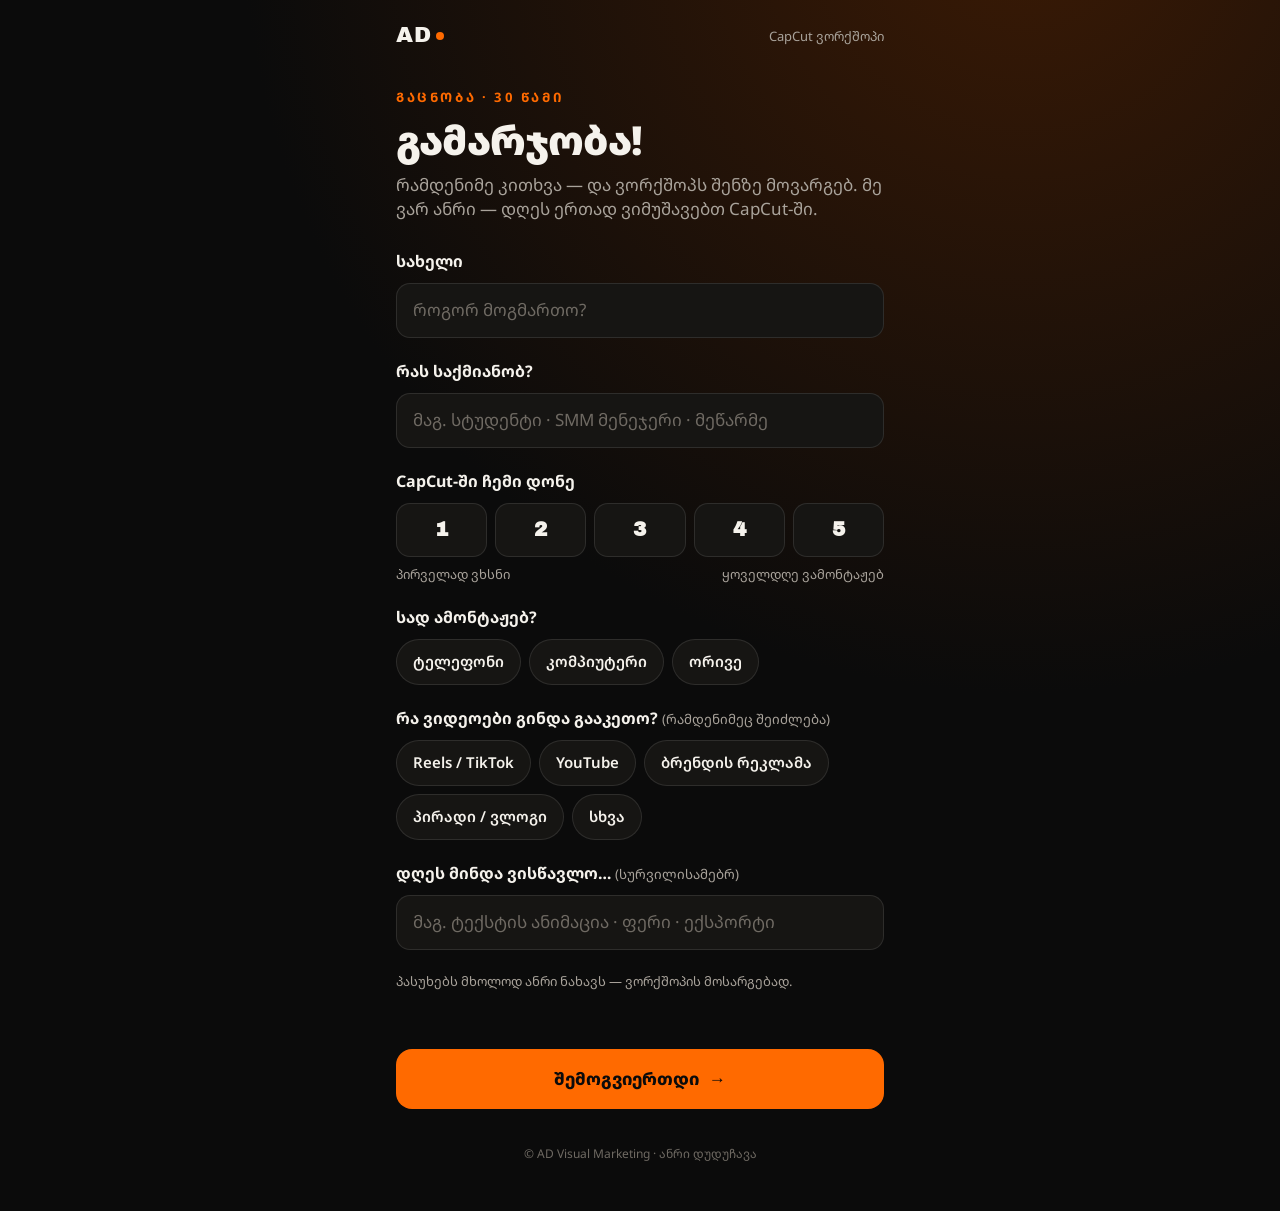
<file: capcut/index.html>
<!DOCTYPE html>
<html lang="ka">
<head>
    <meta charset="UTF-8">
    <meta name="viewport" content="width=device-width, initial-scale=1.0">
    <title>CapCut ვორქშოპი · გაცნობა | AD Visual Marketing</title>
    <meta name="description" content="CapCut ვორქშოპი ანრი დუდუჩავასთან — 30-წამიანი გაცნობის ფორმა.">
    <meta name="robots" content="noindex">
    <meta name="theme-color" content="#0B0B0B">
    <link rel="icon" type="image/svg+xml" href="data:image/svg+xml,<svg xmlns='http://www.w3.org/2000/svg' viewBox='0 0 32 32'><rect width='32' height='32' rx='6' fill='%230B0B0B'/><text x='4' y='24' font-family='Arial Black' font-size='20' fill='%23FF6A00' font-weight='900'>AD</text></svg>">
    <link rel="preconnect" href="https://fonts.googleapis.com">
    <link rel="preconnect" href="https://fonts.gstatic.com" crossorigin>
    <link href="https://fonts.googleapis.com/css2?family=Archivo+Black&family=Noto+Sans+Georgian:wght@400..900&display=swap" rel="stylesheet">
    <style>
        *, *::before, *::after { margin: 0; padding: 0; box-sizing: border-box; }
        :root {
            --bg: #0B0B0B; --surface: #161513; --line: rgba(255,255,255,0.10);
            --text: #F5F2EC; --dim: #A9A39B; --accent: #FF6A00; --ok: #22C55E;
            --font: 'Noto Sans Georgian', Arial, sans-serif; --display: 'Archivo Black', 'Noto Sans Georgian', Arial, sans-serif;
        }
        html { -webkit-text-size-adjust: 100%; }
        body { font-family: var(--font); background: radial-gradient(circle at 80% -10%, #3A1A05 0%, var(--bg) 55%) fixed; background-color: var(--bg); color: var(--text); min-height: 100vh; line-height: 1.45; }
        .wrap { max-width: 520px; margin: 0 auto; padding: 20px 16px 48px; }
        .top { display: flex; align-items: center; justify-content: space-between; margin-bottom: 36px; }
        .logo { font-family: var(--display); font-size: 22px; letter-spacing: 0.04em; display: flex; align-items: center; gap: 4px; color: var(--text); text-decoration: none; }
        .logo i { width: 8px; height: 8px; border-radius: 50%; background: var(--accent); display: inline-block; }
        .tag { font-size: 13px; color: var(--dim); }
        .eyebrow { font-size: 13px; font-weight: 700; letter-spacing: 0.2em; color: var(--accent); margin-bottom: 12px; }
        h1 { font-size: 40px; font-weight: 900; line-height: 1.05; letter-spacing: -0.02em; margin-bottom: 12px; }
        .lead { color: var(--dim); font-size: 17px; margin-bottom: 28px; }
        form { display: flex; flex-direction: column; gap: 22px; }
        .field { display: flex; flex-direction: column; gap: 10px; }
        .label { font-size: 16px; font-weight: 700; }
        .label small { font-weight: 400; color: var(--dim); }
        input[type=text] { width: 100%; font: inherit; font-size: 17px; color: var(--text); background: var(--surface); border: 1px solid var(--line); border-radius: 14px; padding: 14px 16px; outline: none; transition: border-color .2s; }
        input[type=text]::placeholder { color: #6F6A63; }
        input[type=text]:focus { border-color: var(--accent); }
        .choices { display: flex; flex-wrap: wrap; gap: 8px; }
        .choice { position: relative; }
        .choice input { position: absolute; opacity: 0; inset: 0; cursor: pointer; }
        .choice span { display: inline-flex; align-items: center; justify-content: center; min-height: 46px; padding: 10px 16px; border: 1px solid var(--line); border-radius: 999px; background: var(--surface); font-size: 15px; font-weight: 600; color: var(--text); transition: all .15s; user-select: none; }
        .choice input:checked + span { background: var(--accent); border-color: var(--accent); color: var(--bg); }
        .choice input:focus-visible + span { outline: 2px solid var(--text); outline-offset: 2px; }
        .levels { display: grid; grid-template-columns: repeat(5, 1fr); gap: 8px; }
        .levels .choice span { width: 100%; font-family: var(--display); font-size: 20px; border-radius: 14px; min-height: 54px; }
        .scale { display: flex; justify-content: space-between; font-size: 13px; color: var(--dim); margin-top: -2px; }
        .note { font-size: 13px; color: var(--dim); }
        button { font: inherit; font-size: 17px; font-weight: 800; color: var(--bg); background: var(--accent); border: none; border-radius: 16px; padding: 18px 20px; cursor: pointer; display: flex; align-items: center; justify-content: center; gap: 10px; transition: transform .15s, opacity .15s; }
        button:active { transform: scale(0.98); }
        button[disabled] { opacity: .6; }
        .error { color: #FF8A5C; font-size: 14px; min-height: 1em; }
        .hp { position: absolute; left: -9999px; width: 1px; height: 1px; opacity: 0; }
        /* result */
        #done { display: none; }
        .ok { display: flex; align-items: center; gap: 10px; color: var(--ok); font-weight: 700; font-size: 15px; margin-bottom: 14px; }
        .idcard { position: relative; overflow: hidden; background: linear-gradient(150deg, #22201D 0%, #121110 100%); border: 1px solid var(--line); border-radius: 24px; padding: 22px; margin: 18px 0 22px; }
        .idcard::after { content: ""; position: absolute; right: -60px; top: -60px; width: 180px; height: 180px; border-radius: 50%; background: radial-gradient(circle, rgba(255,106,0,.35), rgba(255,106,0,0) 70%); }
        .idtop { display: flex; justify-content: space-between; align-items: center; font-size: 12px; letter-spacing: .18em; color: var(--dim); font-weight: 700; margin-bottom: 18px; }
        .idname { font-size: 34px; font-weight: 900; line-height: 1.05; margin-bottom: 4px; word-break: break-word; }
        .idrole { color: var(--dim); font-size: 16px; margin-bottom: 18px; }
        .bar { display: grid; grid-template-columns: repeat(5, 1fr); gap: 6px; margin: 6px 0 4px; }
        .bar i { height: 10px; border-radius: 5px; background: #34312C; }
        .bar i.on { background: var(--accent); }
        .row { display: flex; justify-content: space-between; gap: 12px; font-size: 14px; color: var(--dim); margin-top: 12px; }
        .row b { color: var(--text); font-weight: 700; text-align: right; }
        .speech { background: var(--text); color: var(--bg); border-radius: 18px; padding: 18px; font-size: 17px; font-weight: 600; line-height: 1.5; }
        .speech small { display: block; font-size: 12px; letter-spacing: .18em; font-weight: 800; color: #9A4000; margin-bottom: 8px; }
        .hint { color: var(--dim); font-size: 14px; margin-top: 12px; }
        .follow { margin-top: 28px; display: flex; gap: 10px; flex-wrap: wrap; }
        .follow a { flex: 1; min-width: 140px; text-align: center; text-decoration: none; color: var(--text); border: 1px solid var(--line); border-radius: 14px; padding: 14px; font-weight: 700; font-size: 15px; }
        .foot { margin-top: 36px; font-size: 12px; color: #6F6A63; text-align: center; }
    </style>
</head>
<body>
<div class="wrap">
    <div class="top">
        <a class="logo" href="https://akheehhe.github.io/ad-visual-marketing/">AD<i></i></a>
        <span class="tag">CapCut ვორქშოპი</span>
    </div>

    <section id="start">
        <p class="eyebrow">ᲒᲐᲪᲜᲝᲑᲐ · 30 ᲬᲐᲛᲘ</p>
        <h1>გამარჯობა!</h1>
        <p class="lead">რამდენიმე კითხვა — და ვორქშოპს შენზე მოვარგებ. მე ვარ ანრი — დღეს ერთად ვიმუშავებთ CapCut-ში.</p>

        <form id="form" novalidate>
            <input class="hp" type="text" name="_honey" tabindex="-1" autocomplete="off" aria-hidden="true">
            <label class="field">
                <span class="label">სახელი</span>
                <input type="text" name="name" id="name" autocomplete="given-name" placeholder="როგორ მოგმართო?" maxlength="40" required>
            </label>
            <label class="field">
                <span class="label">რას საქმიანობ?</span>
                <input type="text" name="role" id="role" placeholder="მაგ. სტუდენტი · SMM მენეჯერი · მეწარმე" maxlength="60">
            </label>
            <div class="field" role="radiogroup" aria-label="CapCut-ის დონე">
                <span class="label">CapCut-ში ჩემი დონე</span>
                <div class="levels">
                    <label class="choice"><input type="radio" name="level" value="1"><span>1</span></label>
                    <label class="choice"><input type="radio" name="level" value="2"><span>2</span></label>
                    <label class="choice"><input type="radio" name="level" value="3"><span>3</span></label>
                    <label class="choice"><input type="radio" name="level" value="4"><span>4</span></label>
                    <label class="choice"><input type="radio" name="level" value="5"><span>5</span></label>
                </div>
                <div class="scale"><span>პირველად ვხსნი</span><span>ყოველდღე ვამონტაჟებ</span></div>
            </div>
            <div class="field" role="radiogroup" aria-label="სად ამონტაჟებ">
                <span class="label">სად ამონტაჟებ?</span>
                <div class="choices">
                    <label class="choice"><input type="radio" name="device" value="ტელეფონი"><span>ტელეფონი</span></label>
                    <label class="choice"><input type="radio" name="device" value="კომპიუტერი"><span>კომპიუტერი</span></label>
                    <label class="choice"><input type="radio" name="device" value="ორივე"><span>ორივე</span></label>
                </div>
            </div>
            <div class="field">
                <span class="label">რა ვიდეოები გინდა გააკეთო? <small>(რამდენიმეც შეიძლება)</small></span>
                <div class="choices">
                    <label class="choice"><input type="checkbox" name="goals" value="Reels / TikTok"><span>Reels / TikTok</span></label>
                    <label class="choice"><input type="checkbox" name="goals" value="YouTube"><span>YouTube</span></label>
                    <label class="choice"><input type="checkbox" name="goals" value="ბრენდის რეკლამა"><span>ბრენდის რეკლამა</span></label>
                    <label class="choice"><input type="checkbox" name="goals" value="პირადი / ვლოგი"><span>პირადი / ვლოგი</span></label>
                    <label class="choice"><input type="checkbox" name="goals" value="სხვა"><span>სხვა</span></label>
                </div>
            </div>
            <label class="field">
                <span class="label">დღეს მინდა ვისწავლო… <small>(სურვილისამებრ)</small></span>
                <input type="text" name="learn" id="learn" placeholder="მაგ. ტექსტის ანიმაცია · ფერი · ექსპორტი" maxlength="90">
            </label>
            <p class="note">პასუხებს მხოლოდ ანრი ნახავს — ვორქშოპის მოსარგებად.</p>
            <p class="error" id="error" role="alert"></p>
            <button type="submit" id="submit">შემოგვიერთდი <span aria-hidden="true">→</span></button>
        </form>
    </section>

    <section id="done" aria-live="polite">
        <p class="ok"><svg width="20" height="20" viewBox="0 0 24 24" fill="none" aria-hidden="true"><circle cx="12" cy="12" r="11" stroke="currentColor" stroke-width="2"/><path d="M7 12.5l3.2 3.2L17 9" stroke="currentColor" stroke-width="2.4" stroke-linecap="round" stroke-linejoin="round"/></svg><span id="okText">შენ ვორქშოპზე ხარ!</span></p>
        <h1 id="hello">გამარჯობა!</h1>
        <div class="idcard">
            <div class="idtop"><span>CAPCUT ᲕᲝᲠᲥᲨᲝᲞᲘ</span><span>ᲛᲝᲜᲐᲬᲘᲚᲔ</span></div>
            <p class="idname" id="cName"></p>
            <p class="idrole" id="cRole"></p>
            <div class="row" style="margin-top:0"><span>CapCut-ის დონე</span><b id="cLevelTxt"></b></div>
            <div class="bar" id="cBar"><i></i><i></i><i></i><i></i><i></i></div>
            <div class="row"><span>ვამონტაჟებ</span><b id="cDevice"></b></div>
            <div class="row"><span>მინდა გავაკეთო</span><b id="cGoals"></b></div>
        </div>
        <div class="speech"><small>ᲨᲔᲜᲘ 20 ᲬᲐᲛᲘ</small><span id="cSpeech"></span></div>
        <p class="hint">როცა შენი ჯერი მოვა — ეს ხმამაღლა წაიკითხე. ბონუსს ვორქშოპის ბოლოს გაჩვენებ.</p>
        <div class="follow">
            <a href="https://www.instagram.com/ad.visualmarketing/" target="_blank" rel="noopener">Instagram</a>
            <a href="https://www.tiktok.com/@a.duduchava" target="_blank" rel="noopener">TikTok</a>
        </div>
    </section>

    <p class="foot">© AD Visual Marketing · ანრი დუდუჩავა</p>
</div>

<script>
(function () {
    // Check-ins are emailed to Anri through FormSubmit (same service as the portfolio contact form).
    var ENDPOINT = 'https://formsubmit.co/ajax/anriduduchaga@gmail.com';
    var form = document.getElementById('form');
    var errorEl = document.getElementById('error');
    var submitBtn = document.getElementById('submit');

    function val(name) {
        var el = form.querySelector('[name="' + name + '"]:checked') || form.querySelector('input[type=text][name="' + name + '"]');
        return el ? el.value.trim() : '';
    }
    function goals() {
        return Array.prototype.map.call(form.querySelectorAll('input[name="goals"]:checked'), function (el) { return el.value; });
    }

    function showCard(d) {
        document.getElementById('start').style.display = 'none';
        document.getElementById('done').style.display = 'block';
        document.getElementById('hello').textContent = 'გამარჯობა ' + d.name + '!';
        document.getElementById('cName').textContent = d.name;
        document.getElementById('cRole').textContent = d.role || 'მონაწილე';
        document.getElementById('cLevelTxt').textContent = d.level ? d.level + ' / 5' : '—';
        var bars = document.querySelectorAll('#cBar i');
        for (var i = 0; i < bars.length; i++) bars[i].className = i < Number(d.level || 0) ? 'on' : '';
        document.getElementById('cDevice').textContent = d.device || '—';
        document.getElementById('cGoals').textContent = d.goals.length ? d.goals.join(' · ') : '—';
        var learn = (d.learn || 'CapCut-ის ახალი ხრიკები').replace(/[.!?…\s]+$/, '');
        var speech = 'მე ვარ ' + d.name + '.' + (d.role ? ' ვარ ' + d.role + '.' : '') +
            (d.level ? ' CapCut-ში ჩემი დონეა ' + d.level + ' ხუთიდან.' : '') +
            ' დღეს მინდა ვისწავლო: ' + learn + '.';
        document.getElementById('cSpeech').textContent = speech;
        window.scrollTo(0, 0);
    }

    form.addEventListener('submit', function (e) {
        e.preventDefault();
        errorEl.textContent = '';
        var d = { name: val('name'), role: val('role'), level: val('level'), device: val('device'), goals: goals(), learn: val('learn') };
        if (!d.name) { errorEl.textContent = 'სახელი დაწერე — ასე მოგმართავ.'; document.getElementById('name').focus(); return; }
        if (form.querySelector('[name="_honey"]').value) return;
        submitBtn.disabled = true;
        var payload = {
            _subject: 'CapCut ვორქშოპი — ' + d.name,
            _template: 'table',
            'სახელი': d.name,
            'საქმიანობა': d.role || '—',
            'CapCut-ის დონე (1–5)': d.level || '—',
            'სად ამონტაჟებს': d.device || '—',
            'რა ვიდეოები': d.goals.join(' · ') || '—',
            'დღეს უნდა ისწავლოს': d.learn || '—'
        };
        var shown = false;
        function finish(ok) {
            if (shown) return; shown = true;
            showCard(d);
            if (!ok) document.getElementById('okText').textContent = 'შენ ვორქშოპზე ხარ! (პასუხი ვერ გაიგზავნა — ბარათი მაინც შენია)';
        }
        // Never keep a student waiting: show the card after 4 s even if the network is slow.
        var timer = setTimeout(function () { finish(true); }, 4000);
        fetch(ENDPOINT, { method: 'POST', headers: { 'Content-Type': 'application/json', 'Accept': 'application/json' }, body: JSON.stringify(payload) })
            .then(function (r) { return r.json(); })
            .then(function (res) { clearTimeout(timer); if (String(res.success) !== 'true') console.warn('FormSubmit:', res.message); finish(true); })
            .catch(function () { clearTimeout(timer); finish(false); });
    });
})();
</script>
</body>
</html>
</file>
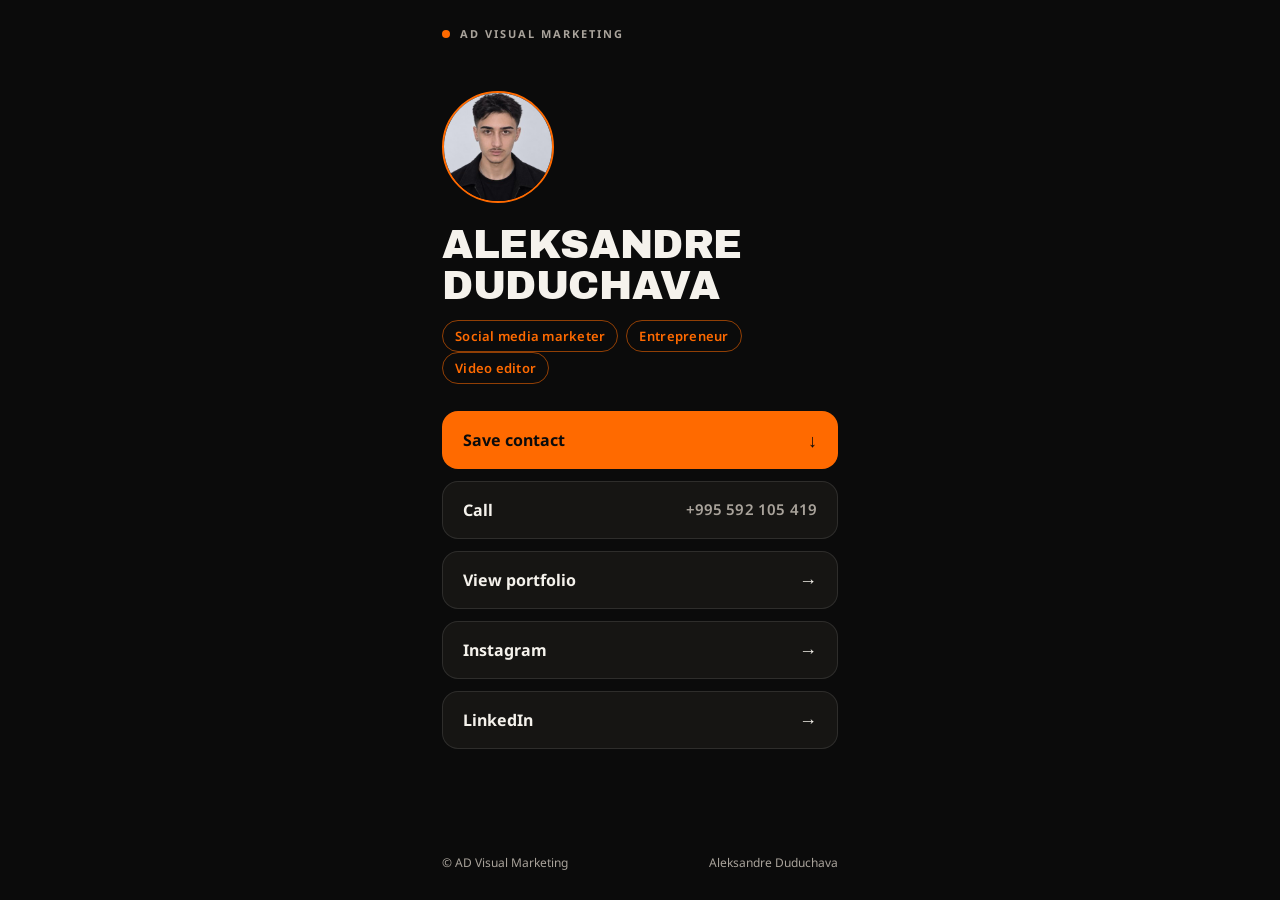
<file: card/index.html>
<!doctype html>
<html lang="en">
<head>
<meta charset="utf-8">
<meta name="viewport" content="width=device-width, initial-scale=1">
<title>Aleksandre Duduchava · Social media marketer · Entrepreneur</title>
<meta name="description" content="Social media marketer and entrepreneur. Save my contact, call me, or see my portfolio, Instagram and LinkedIn.">
<meta name="theme-color" content="#0b0b0b">
<meta property="og:type" content="profile">
<meta property="og:title" content="Aleksandre Duduchava · AD Visual Marketing">
<meta property="og:description" content="Social media marketer and entrepreneur.">
<link rel="icon" href="data:image/svg+xml,%3Csvg xmlns='http://www.w3.org/2000/svg' viewBox='0 0 32 32'%3E%3Crect width='32' height='32' rx='7' fill='%230b0b0b'/%3E%3Ctext x='16' y='22' font-family='Arial Black,Arial,sans-serif' font-weight='900' font-size='14' text-anchor='middle' fill='%23ff6a00'%3EAD%3C/text%3E%3C/svg%3E">
<link rel="preload" href="fonts/archivo-black-latin-400-normal.woff2" as="font" type="font/woff2" crossorigin>
<style>
@font-face {
  font-family: "Archivo Black";
  font-style: normal;
  font-weight: 400;
  font-display: swap;
  src: url("fonts/archivo-black-latin-400-normal.woff2") format("woff2");
}
@font-face {
  font-family: "Noto Sans";
  font-style: normal;
  font-weight: 400;
  font-display: swap;
  src: url("fonts/noto-sans-latin-400-normal.woff2") format("woff2");
}
@font-face {
  font-family: "Noto Sans";
  font-style: normal;
  font-weight: 600;
  font-display: swap;
  src: url("fonts/noto-sans-latin-600-normal.woff2") format("woff2");
}
@font-face {
  font-family: "Noto Sans";
  font-style: normal;
  font-weight: 700;
  font-display: swap;
  src: url("fonts/noto-sans-latin-700-normal.woff2") format("woff2");
}

/* Colours and fonts taken from the AD Visual Marketing site. */
:root {
  --bg: #0b0b0b;
  --surface: #161513;
  --text: #f5f2ec;
  --dim: #a9a39b;
  --accent: #ff6a00;
  --line: rgba(255, 255, 255, 0.1);
  --display: "Archivo Black", "Noto Sans", Arial, sans-serif;
  --font: "Noto Sans", Arial, sans-serif;
}

*,
*::before,
*::after {
  box-sizing: border-box;
}

html {
  -webkit-text-size-adjust: 100%;
  text-size-adjust: 100%;
}

body {
  margin: 0;
  background: var(--bg);
  color: var(--text);
  font: 400 16px/1.5 var(--font);
  -webkit-font-smoothing: antialiased;
}

h1,
p {
  margin: 0;
}

a {
  color: inherit;
  -webkit-tap-highlight-color: transparent;
}

:focus-visible {
  outline: 2px solid var(--accent);
  outline-offset: 3px;
}

.wrap {
  display: flex;
  flex-direction: column;
  max-width: 440px;
  min-height: 100vh;
  min-height: 100svh;
  margin: 0 auto;
  padding: 28px 22px 28px;
}

.brand {
  display: flex;
  align-items: center;
  gap: 10px;
  color: var(--dim);
  font: 700 11px/1 var(--font);
  letter-spacing: 0.18em;
  text-transform: uppercase;
}

.brand .dot {
  width: 8px;
  height: 8px;
  flex: none;
  border-radius: 50%;
  background: var(--accent);
}

.hero {
  margin-top: 52px;
}

.avatar {
  display: block;
  width: 112px;
  height: 112px;
  border: 2px solid var(--accent);
  border-radius: 50%;
  background: var(--surface);
  object-fit: cover;
}

.name {
  margin-top: 22px;
  font: 400 clamp(32px, 11vw, 40px)/1.02 var(--display);
  letter-spacing: -0.01em;
  text-transform: uppercase;
  text-wrap: balance;
}

.roles {
  display: flex;
  flex-wrap: wrap;
  gap: 8px;
  margin: 16px 0 0;
  padding: 0;
  list-style: none;
}

.roles span {
  padding: 6px 12px;
  border: 1px solid rgba(255, 106, 0, 0.55);
  border-radius: 999px;
  color: var(--accent);
  font: 600 13px/1 var(--font);
  letter-spacing: 0.02em;
}

.links {
  display: grid;
  gap: 12px;
  margin-top: 32px;
}

.btn {
  display: flex;
  align-items: center;
  justify-content: space-between;
  height: 58px;
  padding: 0 20px;
  border: 1px solid var(--line);
  border-radius: 16px;
  background: var(--surface);
  color: var(--text);
  font: 700 16px/1 var(--font);
  text-decoration: none;
}

.btn.primary {
  border-color: transparent;
  background: var(--accent);
  color: #0b0b0b;
}

.btn .arrow {
  font-size: 18px;
}

.btn .detail {
  color: var(--dim);
  font-weight: 600;
  font-size: 15px;
  letter-spacing: 0.01em;
}

.foot {
  display: flex;
  justify-content: space-between;
  gap: 12px;
  margin-top: auto;
  padding-top: 40px;
  color: var(--dim);
  font-size: 12px;
}

@media (prefers-reduced-motion: reduce) {
  * {
    transition: none !important;
  }
}
</style>
</head>
<body>
<main class="wrap">
  <header class="brand"><span class="dot" aria-hidden="true"></span>AD Visual Marketing</header>

  <section class="hero" aria-labelledby="name">
    <img class="avatar" src="photo.jpg" width="112" height="112" alt="Aleksandre Duduchava">
    <h1 class="name" id="name">Aleksandre Duduchava</h1>
    <ul class="roles" aria-label="Roles">
      <li><span>Social media marketer</span></li>
      <li><span>Entrepreneur</span></li>
      <li><span>Video editor</span></li>
    </ul>
  </section>

  <nav class="links" aria-label="Contact and links">
    <a class="btn primary" href="aleksandre-duduchava.vcf">Save contact <span class="arrow" aria-hidden="true">↓</span></a>
    <a class="btn" href="tel:+995592105419">Call <span class="detail">+995 592 105 419</span></a>
    <a class="btn" href="https://akheehhe.github.io/ad-visual-marketing/">View portfolio <span class="arrow" aria-hidden="true">→</span></a>
    <a class="btn" href="https://www.instagram.com/ad.visualmarketing/" target="_blank" rel="noopener">Instagram <span class="arrow" aria-hidden="true">→</span></a>
    <a class="btn" href="https://www.linkedin.com/in/aleksandre-duduchava-865351320" target="_blank" rel="noopener">LinkedIn <span class="arrow" aria-hidden="true">→</span></a>
  </nav>

  <footer class="foot">
    <span>© AD Visual Marketing</span>
    <span>Aleksandre Duduchava</span>
  </footer>
</main>
</body>
</html>
</file>
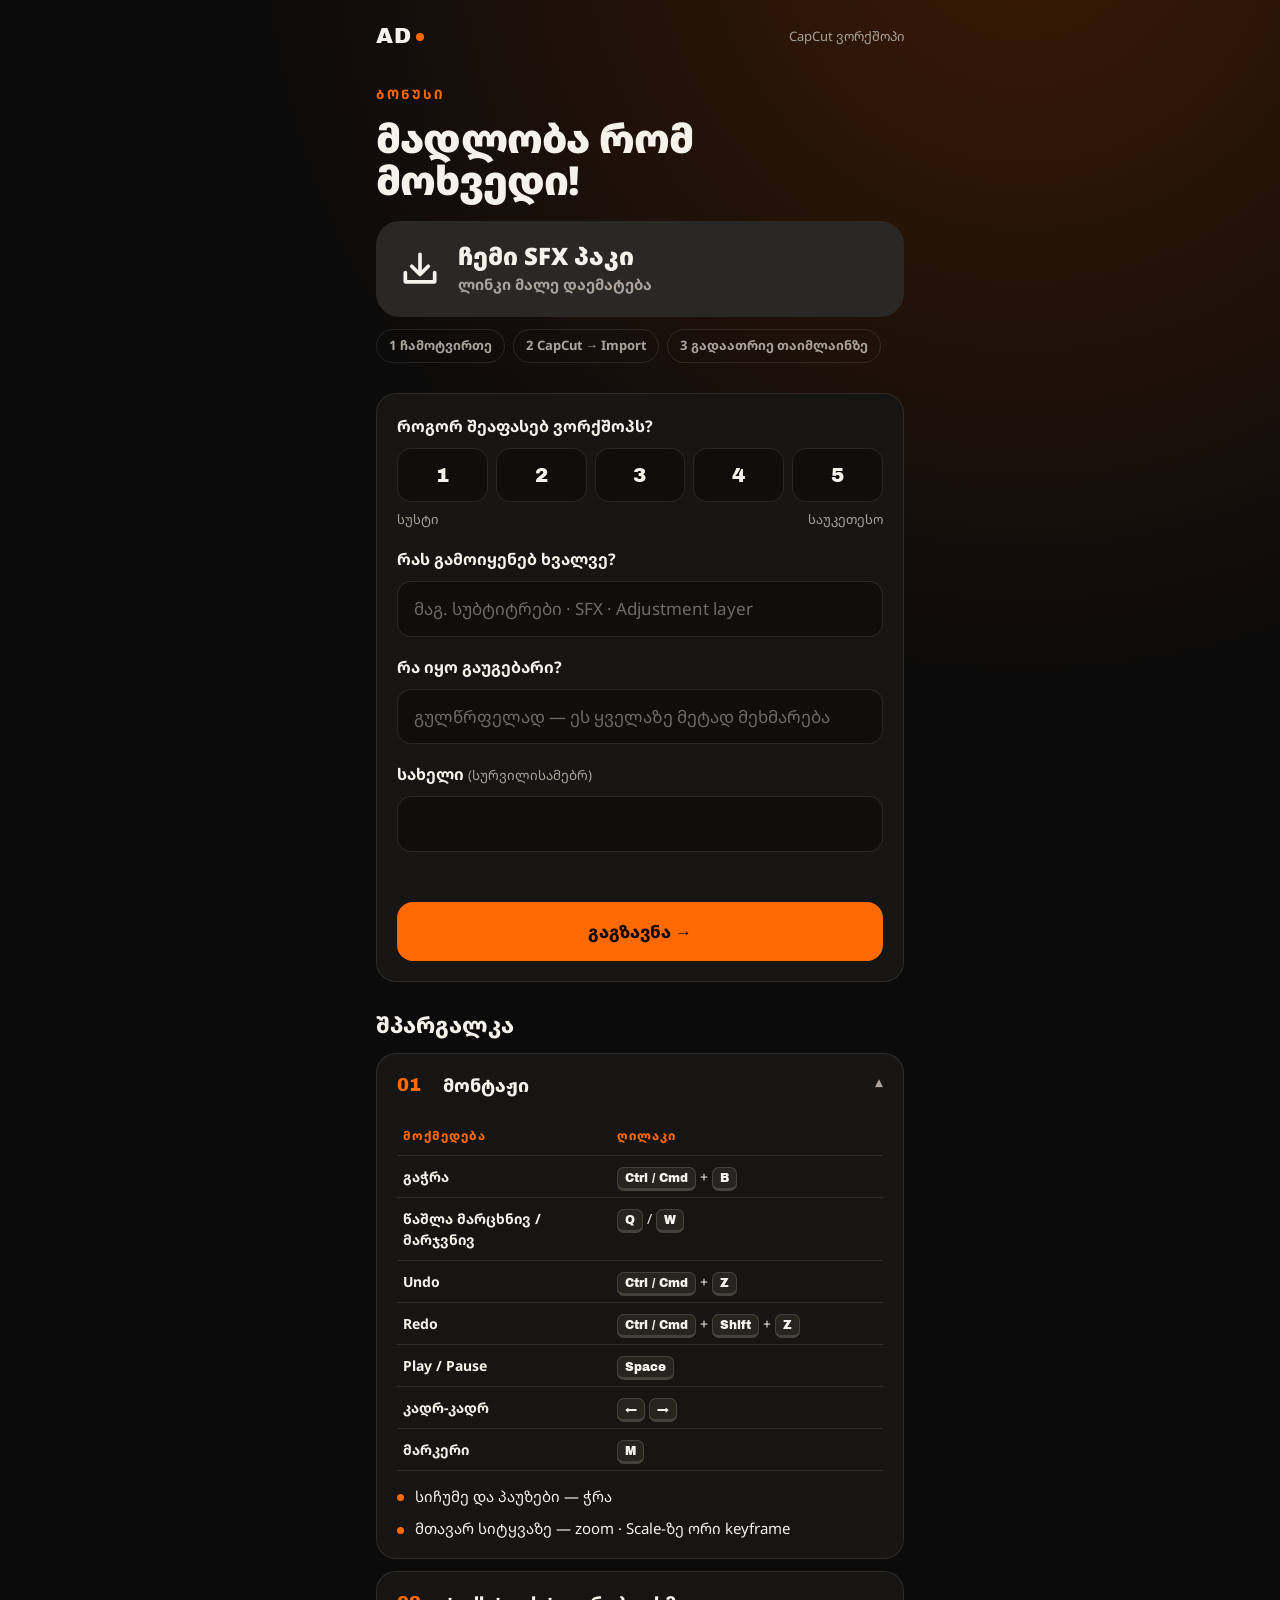
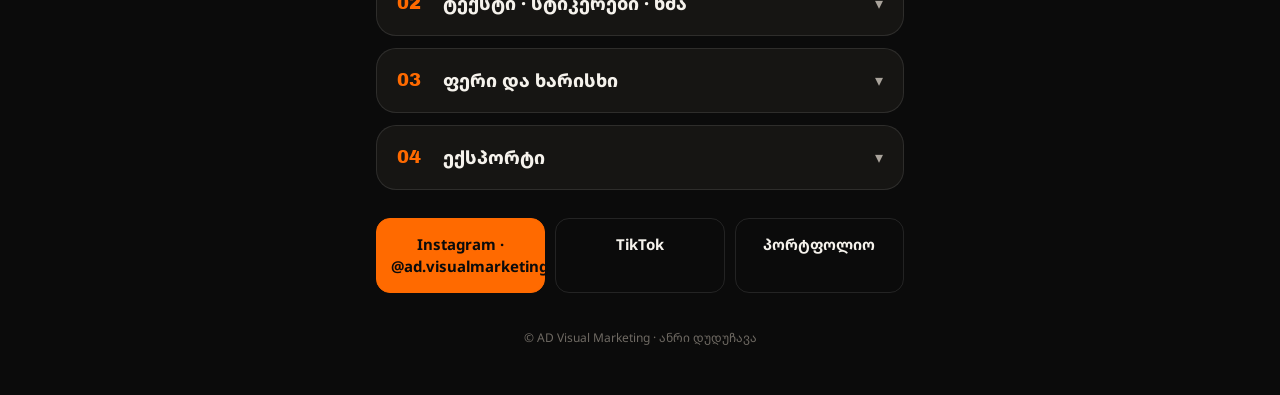
<file: capcut/bonus/index.html>
<!DOCTYPE html>
<html lang="ka">
<head>
    <meta charset="UTF-8">
    <meta name="viewport" content="width=device-width, initial-scale=1.0">
    <title>CapCut ვორქშოპი · SFX პაკი | AD Visual Marketing</title>
    <meta name="description" content="ანრი დუდუჩავას SFX პაკი და CapCut-ის შპარგალკა.">
    <meta name="robots" content="noindex">
    <meta name="theme-color" content="#0B0B0B">
    <link rel="icon" type="image/svg+xml" href="data:image/svg+xml,<svg xmlns='http://www.w3.org/2000/svg' viewBox='0 0 32 32'><rect width='32' height='32' rx='6' fill='%230B0B0B'/><text x='4' y='24' font-family='Arial Black' font-size='20' fill='%23FF6A00' font-weight='900'>AD</text></svg>">
    <link rel="preconnect" href="https://fonts.googleapis.com">
    <link rel="preconnect" href="https://fonts.gstatic.com" crossorigin>
    <link href="https://fonts.googleapis.com/css2?family=Archivo+Black&family=Noto+Sans+Georgian:wght@400..900&display=swap" rel="stylesheet">
    <style>
        *, *::before, *::after { margin: 0; padding: 0; box-sizing: border-box; }
        :root {
            --bg: #0B0B0B; --surface: #161513; --line: rgba(255,255,255,0.10);
            --text: #F5F2EC; --dim: #A9A39B; --accent: #FF6A00; --ok: #22C55E;
            --font: 'Noto Sans Georgian', Arial, sans-serif; --display: 'Archivo Black', 'Noto Sans Georgian', Arial, sans-serif;
        }
        html { -webkit-text-size-adjust: 100%; }
        body { font-family: var(--font); background: radial-gradient(circle at 80% -10%, #3A1A05 0%, var(--bg) 55%) fixed; background-color: var(--bg); color: var(--text); min-height: 100vh; line-height: 1.5; }
        .wrap { max-width: 560px; margin: 0 auto; padding: 20px 16px 48px; }
        .top { display: flex; align-items: center; justify-content: space-between; margin-bottom: 32px; }
        .logo { font-family: var(--display); font-size: 22px; letter-spacing: 0.04em; display: flex; align-items: center; gap: 4px; color: var(--text); text-decoration: none; }
        .logo i { width: 8px; height: 8px; border-radius: 50%; background: var(--accent); display: inline-block; }
        .tag { font-size: 13px; color: var(--dim); }
        .eyebrow { font-size: 13px; font-weight: 700; letter-spacing: 0.2em; color: var(--accent); margin-bottom: 12px; }
        h1 { font-size: 40px; font-weight: 900; line-height: 1.05; letter-spacing: -0.02em; margin-bottom: 20px; }
        h2 { font-size: 22px; font-weight: 800; line-height: 1.2; }
        .sfx { display: block; text-decoration: none; background: var(--accent); color: var(--bg); border-radius: 24px; padding: 22px; margin-bottom: 12px; }
        .sfx .row { display: flex; align-items: center; gap: 16px; }
        .sfx .t { font-size: 24px; font-weight: 900; line-height: 1.1; }
        .sfx .s { font-size: 15px; font-weight: 700; color: #3A1A00; margin-top: 4px; }
        .sfx.pending { background: #2A2825; color: var(--text); pointer-events: none; }
        .sfx.pending .s { color: var(--dim); }
        .steps { display: flex; gap: 8px; margin: 0 0 30px; flex-wrap: wrap; }
        .steps span { font-size: 13px; font-weight: 700; color: var(--dim); border: 1px solid var(--line); border-radius: 999px; padding: 6px 12px; }
        .card { background: var(--surface); border: 1px solid var(--line); border-radius: 20px; padding: 20px; margin-bottom: 14px; }
        form { display: flex; flex-direction: column; gap: 18px; }
        .field { display: flex; flex-direction: column; gap: 10px; }
        .label { font-size: 16px; font-weight: 700; }
        .label small { font-weight: 400; color: var(--dim); }
        input[type=text] { width: 100%; font: inherit; font-size: 17px; color: var(--text); background: #0F0E0D; border: 1px solid var(--line); border-radius: 14px; padding: 14px 16px; outline: none; }
        input[type=text]::placeholder { color: #6F6A63; }
        input[type=text]:focus { border-color: var(--accent); }
        .levels { display: grid; grid-template-columns: repeat(5, 1fr); gap: 8px; }
        .choice { position: relative; }
        .choice input { position: absolute; opacity: 0; inset: 0; cursor: pointer; }
        .choice span { display: flex; align-items: center; justify-content: center; min-height: 54px; border: 1px solid var(--line); border-radius: 14px; background: #0F0E0D; font-family: var(--display); font-size: 20px; user-select: none; transition: all .15s; }
        .choice input:checked + span { background: var(--accent); border-color: var(--accent); color: var(--bg); }
        .choice input:focus-visible + span { outline: 2px solid var(--text); outline-offset: 2px; }
        .scale { display: flex; justify-content: space-between; font-size: 13px; color: var(--dim); margin-top: -2px; }
        button { font: inherit; font-size: 17px; font-weight: 800; color: var(--bg); background: var(--accent); border: none; border-radius: 16px; padding: 17px 20px; cursor: pointer; }
        button[disabled] { opacity: .6; }
        .error { color: #FF8A5C; font-size: 14px; min-height: 1em; }
        .hp { position: absolute; left: -9999px; width: 1px; height: 1px; opacity: 0; }
        #thanks { display: none; text-align: center; padding: 10px 0; }
        #thanks p { color: var(--dim); }
        #thanks strong { display: block; font-size: 22px; color: var(--text); margin-bottom: 6px; }
        .section-title { margin: 30px 0 14px; }
        details { background: var(--surface); border: 1px solid var(--line); border-radius: 20px; margin-bottom: 12px; overflow: hidden; }
        summary { list-style: none; cursor: pointer; padding: 18px 20px; display: flex; align-items: center; justify-content: space-between; gap: 12px; }
        summary::-webkit-details-marker { display: none; }
        summary .n { font-family: var(--display); color: var(--accent); font-size: 18px; margin-right: 10px; }
        summary .t { font-weight: 800; font-size: 18px; flex: 1; }
        summary .chev { color: var(--dim); transition: transform .2s; }
        details[open] summary .chev { transform: rotate(180deg); }
        .body { padding: 0 20px 18px; }
        ul.tips { list-style: none; display: flex; flex-direction: column; gap: 10px; }
        ul.tips li { position: relative; padding-left: 18px; font-size: 15px; }
        ul.tips li::before { content: ""; position: absolute; left: 0; top: 0.62em; width: 7px; height: 7px; border-radius: 50%; background: var(--accent); }
        kbd { font-family: var(--display); font-size: 12px; background: #26241F; border: 1px solid #45423C; border-bottom-width: 3px; border-radius: 7px; padding: 3px 7px; white-space: nowrap; }
        table { width: 100%; border-collapse: collapse; font-size: 14px; }
        th, td { text-align: left; padding: 10px 6px; border-bottom: 1px solid var(--line); vertical-align: top; }
        th { color: var(--accent); font-size: 12px; letter-spacing: .08em; font-weight: 800; }
        td:first-child { font-weight: 700; width: 44%; }
        .follow { margin-top: 28px; display: flex; gap: 10px; flex-wrap: wrap; }
        .follow a { flex: 1; min-width: 150px; text-align: center; text-decoration: none; color: var(--text); border: 1px solid var(--line); border-radius: 14px; padding: 14px; font-weight: 700; font-size: 15px; }
        .follow a.main { background: var(--accent); color: var(--bg); border-color: var(--accent); }
        .foot { margin-top: 36px; font-size: 12px; color: #6F6A63; text-align: center; }
    </style>
</head>
<body>
<div class="wrap">
    <div class="top">
        <a class="logo" href="https://akheehhe.github.io/ad-visual-marketing/">AD<i></i></a>
        <span class="tag">CapCut ვორქშოპი</span>
    </div>

    <p class="eyebrow">ᲑᲝᲜᲣᲡᲘ</p>
    <h1>მადლობა რომ მოხვედი!</h1>

    <a class="sfx pending" id="sfxBtn" href="#" target="_blank" rel="noopener">
        <div class="row">
            <svg width="44" height="44" viewBox="0 0 48 48" fill="none" aria-hidden="true"><path d="M24 8 V30 M15 21 L24 30 L33 21" stroke="currentColor" stroke-width="4" stroke-linecap="round" stroke-linejoin="round"/><path d="M8 28 V38 H40 V28" stroke="currentColor" stroke-width="4" stroke-linecap="round" stroke-linejoin="round"/></svg>
            <div><p class="t">ჩემი SFX პაკი</p><p class="s" id="sfxSub">ლინკი მალე დაემატება</p></div>
        </div>
    </a>
    <div class="steps"><span>1 ჩამოტვირთე</span><span>2 CapCut → Import</span><span>3 გადაათრიე თაიმლაინზე</span></div>

    <div class="card">
        <form id="form" novalidate>
            <input class="hp" type="text" name="_honey" tabindex="-1" autocomplete="off" aria-hidden="true">
            <div class="field" role="radiogroup" aria-label="შეფასება">
                <span class="label">როგორ შეაფასებ ვორქშოპს?</span>
                <div class="levels">
                    <label class="choice"><input type="radio" name="rating" value="1"><span>1</span></label>
                    <label class="choice"><input type="radio" name="rating" value="2"><span>2</span></label>
                    <label class="choice"><input type="radio" name="rating" value="3"><span>3</span></label>
                    <label class="choice"><input type="radio" name="rating" value="4"><span>4</span></label>
                    <label class="choice"><input type="radio" name="rating" value="5"><span>5</span></label>
                </div>
                <div class="scale"><span>სუსტი</span><span>საუკეთესო</span></div>
            </div>
            <label class="field">
                <span class="label">რას გამოიყენებ ხვალვე?</span>
                <input type="text" name="useful" maxlength="140" placeholder="მაგ. სუბტიტრები · SFX · Adjustment layer">
            </label>
            <label class="field">
                <span class="label">რა იყო გაუგებარი?</span>
                <input type="text" name="unclear" maxlength="160" placeholder="გულწრფელად — ეს ყველაზე მეტად მეხმარება">
            </label>
            <label class="field">
                <span class="label">სახელი <small>(სურვილისამებრ)</small></span>
                <input type="text" name="name" maxlength="40" autocomplete="given-name">
            </label>
            <p class="error" id="error" role="alert"></p>
            <button type="submit" id="submit">გაგზავნა →</button>
        </form>
        <div id="thanks" aria-live="polite"><strong>მადლობა!</strong><p id="thanksText">შენი აზრი მივიღე — შემდეგი ვორქშოპი უკეთესი იქნება.</p></div>
    </div>

    <h2 class="section-title">შპარგალკა</h2>

    <details open>
        <summary><span class="n">01</span><span class="t">მონტაჟი</span><span class="chev">▾</span></summary>
        <div class="body">
            <table>
                <tr><th>მოქმედება</th><th>ღილაკი</th></tr>
                <tr><td>გაჭრა</td><td><kbd>Ctrl / Cmd</kbd> + <kbd>B</kbd></td></tr>
                <tr><td>წაშლა მარცხნივ / მარჯვნივ</td><td><kbd>Q</kbd> / <kbd>W</kbd></td></tr>
                <tr><td>Undo</td><td><kbd>Ctrl / Cmd</kbd> + <kbd>Z</kbd></td></tr>
                <tr><td>Redo</td><td><kbd>Ctrl / Cmd</kbd> + <kbd>Shift</kbd> + <kbd>Z</kbd></td></tr>
                <tr><td>Play / Pause</td><td><kbd>Space</kbd></td></tr>
                <tr><td>კადრ-კადრ</td><td><kbd>←</kbd> <kbd>→</kbd></td></tr>
                <tr><td>მარკერი</td><td><kbd>M</kbd></td></tr>
            </table>
            <ul class="tips" style="margin-top:14px">
                <li>სიჩუმე და პაუზები — ჭრა</li>
                <li>მთავარ სიტყვაზე — zoom · Scale-ზე ორი keyframe</li>
            </ul>
        </div>
    </details>

    <details>
        <summary><span class="n">02</span><span class="t">ტექსტი · სტიკერები · ხმა</span><span class="chev">▾</span></summary>
        <div class="body">
            <ul class="tips">
                <li>სუბტიტრები ხელით: Text → Add text · 2–4 სიტყვა</li>
                <li>ქართული შრიფტი — თორემ ოთხკუთხედები</li>
                <li>ტექსტი ცენტრში — ქვედა ზოლი და მარჯვენა კიდე ინტერფეისს უკავია</li>
                <li>სტიკერები: მედია პანელი → Stickers</li>
                <li>SFX: Audio → Sound effects · შენი ფაილები Import-ით</li>
                <li>Beats: მონიშნე მუსიკა → Beats → Auto generate</li>
                <li>ლაპარაკისას მუსიკა დაბლა · Fade in / out</li>
                <li>CapCut-ის მუსიკა ბრენდისთვის მხოლოდ TikTok-ზე · Instagram და YouTube — საკუთარი ლიცენზია</li>
            </ul>
        </div>
    </details>

    <details>
        <summary><span class="n">03</span><span class="t">ფერი და ხარისხი</span><span class="chev">▾</span></summary>
        <div class="body">
            <ul class="tips">
                <li>ჯერ კორექცია — მერე სტილი</li>
                <li>Exposure → Contrast → Temperature</li>
                <li>კანის ტონი — HSL ფორთოხლისფერი</li>
                <li>LUT: Adjustment → LUT → Import</li>
                <li>Adjustment layer — ერთი ფენა ყველა კლიპზე</li>
                <li>ხმა: Enhance voice · Reduce noise</li>
                <li>ნათურების შუქზე — 50 fps</li>
            </ul>
        </div>
    </details>

    <details>
        <summary><span class="n">04</span><span class="t">ექსპორტი</span><span class="chev">▾</span></summary>
        <div class="body">
            <table>
                <tr><th>პლატფორმა</th><th>კადრი</th><th>ზომა</th></tr>
                <tr><td>Reels · TikTok · Shorts</td><td>9:16</td><td>1080 × 1920</td></tr>
                <tr><td>YouTube</td><td>16:9</td><td>1920 × 1080</td></tr>
            </table>
            <ul class="tips" style="margin-top:14px">
                <li>1080p · fps როგორც გადაიღე · Recommended · H.264 · MP4</li>
                <li>Pro ელემენტი ექსპორტს ბლოკავს</li>
                <li>ტელეფონზე: Settings → Add default ending — გამორთე</li>
                <li>Instagram: Profile → Menu → Media quality → Upload at highest quality</li>
            </ul>
        </div>
    </details>

    <div class="follow">
        <a class="main" href="https://www.instagram.com/ad.visualmarketing/" target="_blank" rel="noopener">Instagram · @ad.visualmarketing</a>
        <a href="https://www.tiktok.com/@a.duduchava" target="_blank" rel="noopener">TikTok</a>
        <a href="https://akheehhe.github.io/ad-visual-marketing/" target="_blank" rel="noopener">პორტფოლიო</a>
    </div>

    <p class="foot">© AD Visual Marketing · ანრი დუდუჩავა</p>
</div>

<script>
(function () {
    // SFX pack download link (Google Drive folder or similar). Empty = button shows "coming soon".
    var SFX_URL = '';
    var btn = document.getElementById('sfxBtn');
    if (SFX_URL) {
        btn.href = SFX_URL;
        btn.classList.remove('pending');
        document.getElementById('sfxSub').textContent = 'უფასოდ · ჩამოტვირთე';
    }

    // Feedback is emailed to Anri through FormSubmit (same service as the portfolio contact form).
    var ENDPOINT = 'https://formsubmit.co/ajax/anriduduchaga@gmail.com';
    var form = document.getElementById('form');
    var errorEl = document.getElementById('error');
    var submitBtn = document.getElementById('submit');

    function field(name) {
        var el = form.querySelector('[name="' + name + '"]:checked') || form.querySelector('input[type=text][name="' + name + '"]');
        return el ? el.value.trim() : '';
    }

    function done(ok) {
        form.style.display = 'none';
        document.getElementById('thanks').style.display = 'block';
        if (!ok) document.getElementById('thanksText').textContent = 'ინტერნეტის პრობლემა — პასუხი ვერ გაიგზავნა. სცადე მოგვიანებით ან მომწერე Instagram-ზე.';
    }

    form.addEventListener('submit', function (e) {
        e.preventDefault();
        errorEl.textContent = '';
        var rating = field('rating');
        if (!rating) { errorEl.textContent = 'აირჩიე შეფასება 1-დან 5-მდე.'; return; }
        if (form.querySelector('[name="_honey"]').value) return;
        submitBtn.disabled = true;
        var payload = {
            _subject: 'CapCut ვორქშოპი — უკუკავშირი ' + rating + '/5',
            _template: 'table',
            'შეფასება (1–5)': rating,
            'რას გამოიყენებს': field('useful') || '—',
            'რა იყო გაუგებარი': field('unclear') || '—',
            'სახელი': field('name') || '—'
        };
        fetch(ENDPOINT, { method: 'POST', headers: { 'Content-Type': 'application/json', 'Accept': 'application/json' }, body: JSON.stringify(payload) })
            .then(function (r) { return r.json(); })
            .then(function (res) { if (String(res.success) !== 'true') console.warn('FormSubmit:', res.message); done(true); })
            .catch(function () { done(false); });
    });
})();
</script>
</body>
</html>
</file>
